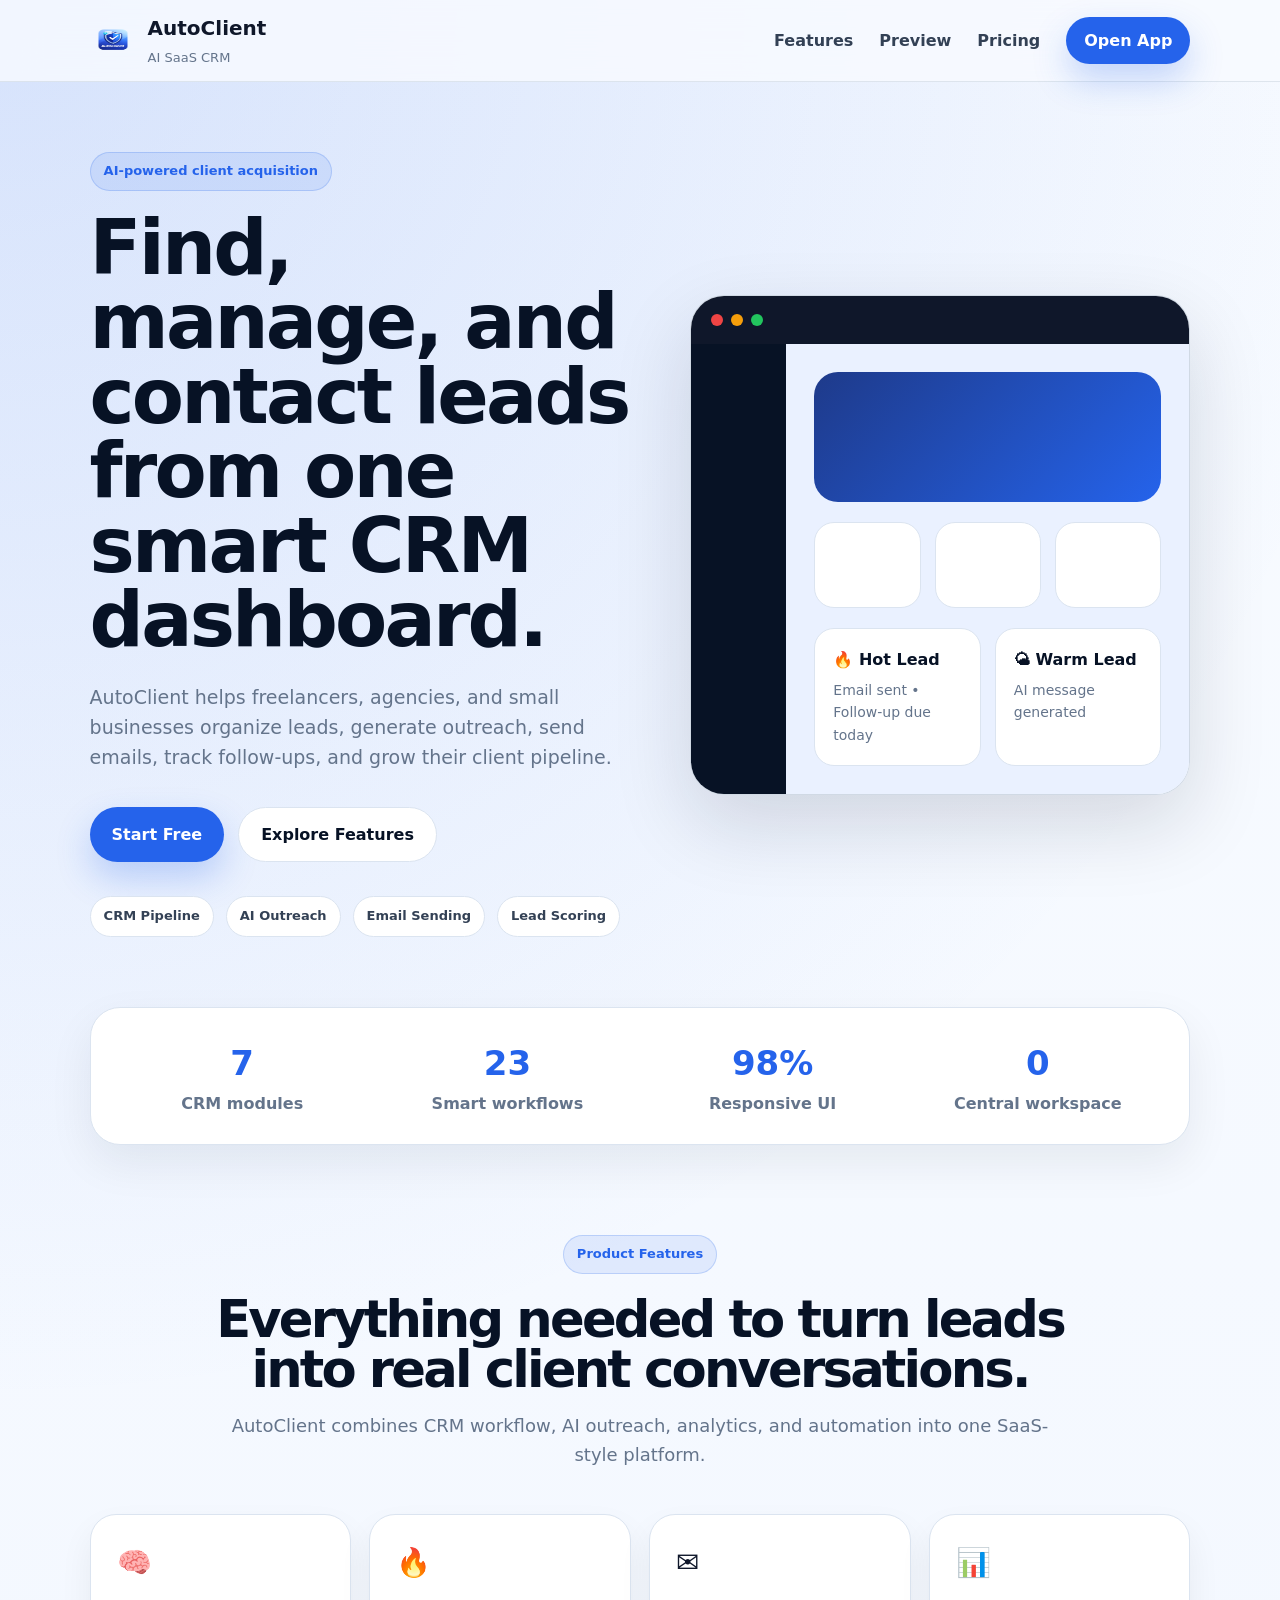
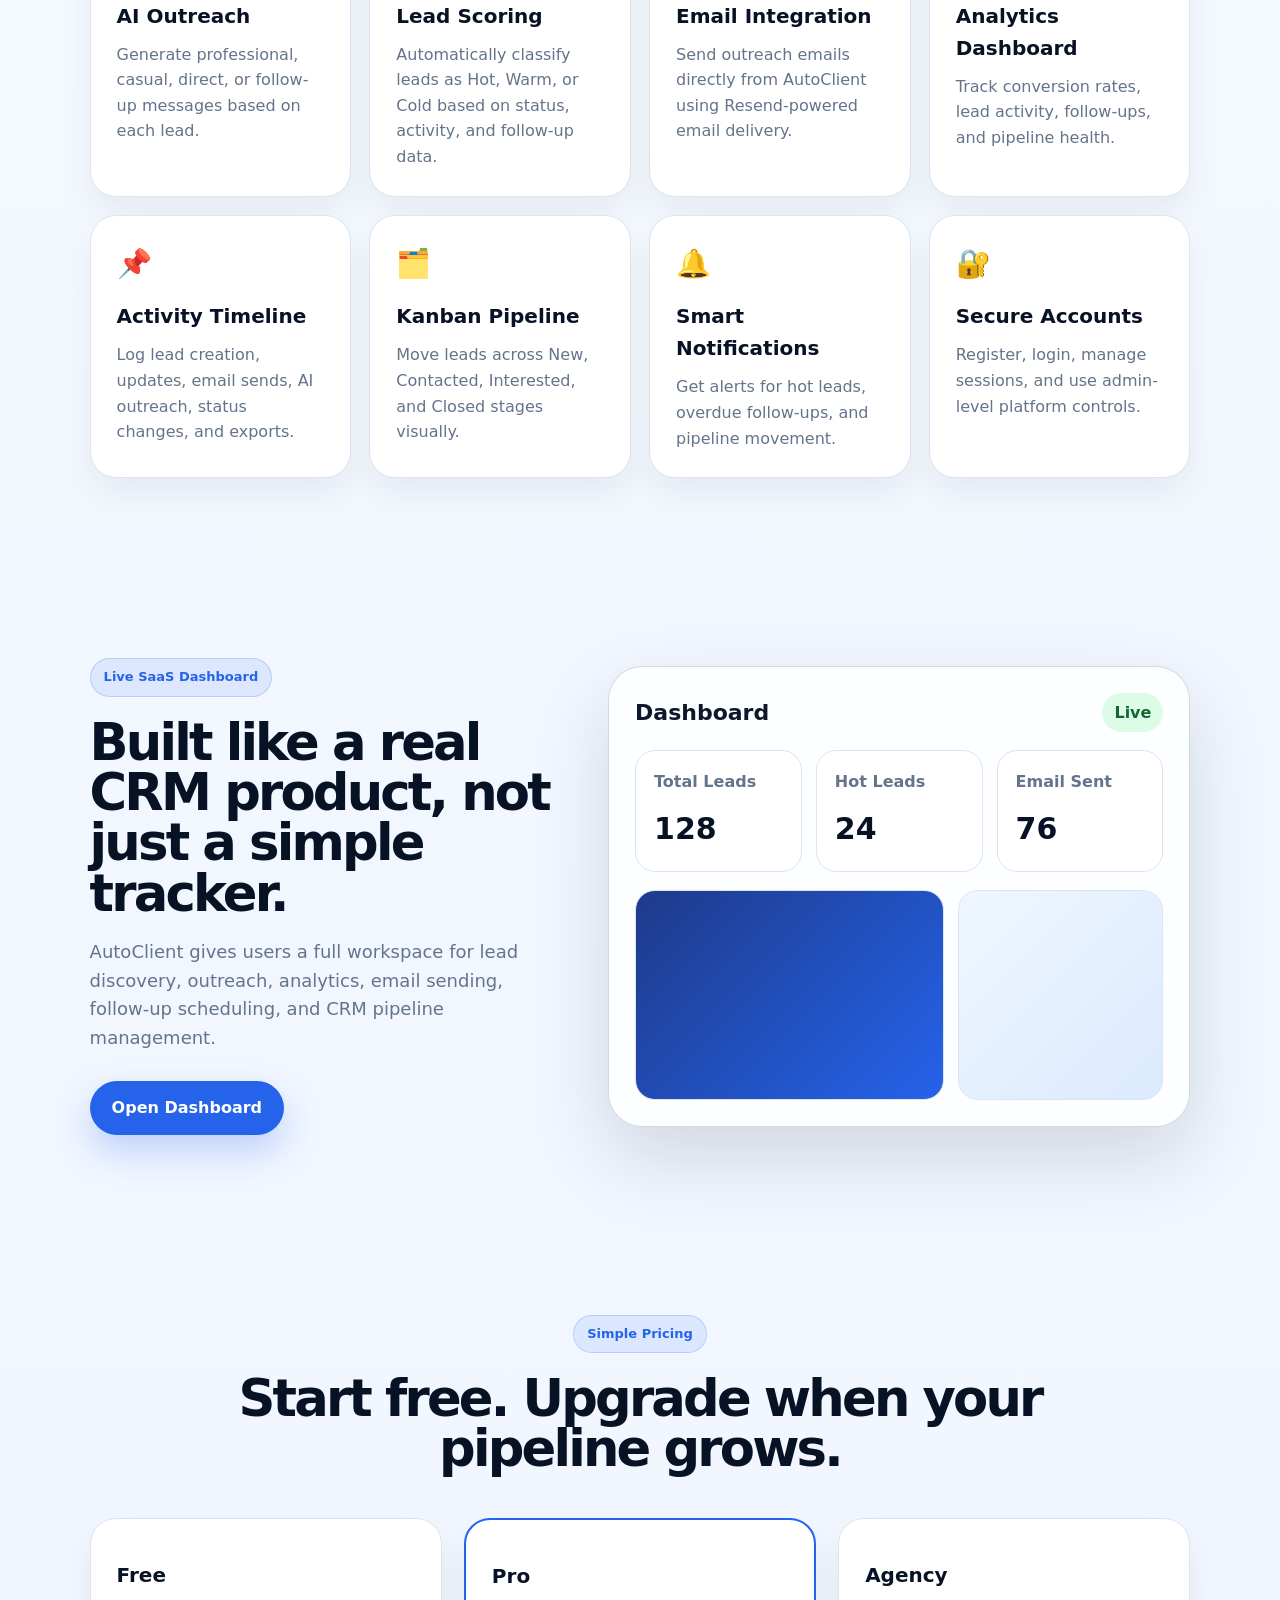
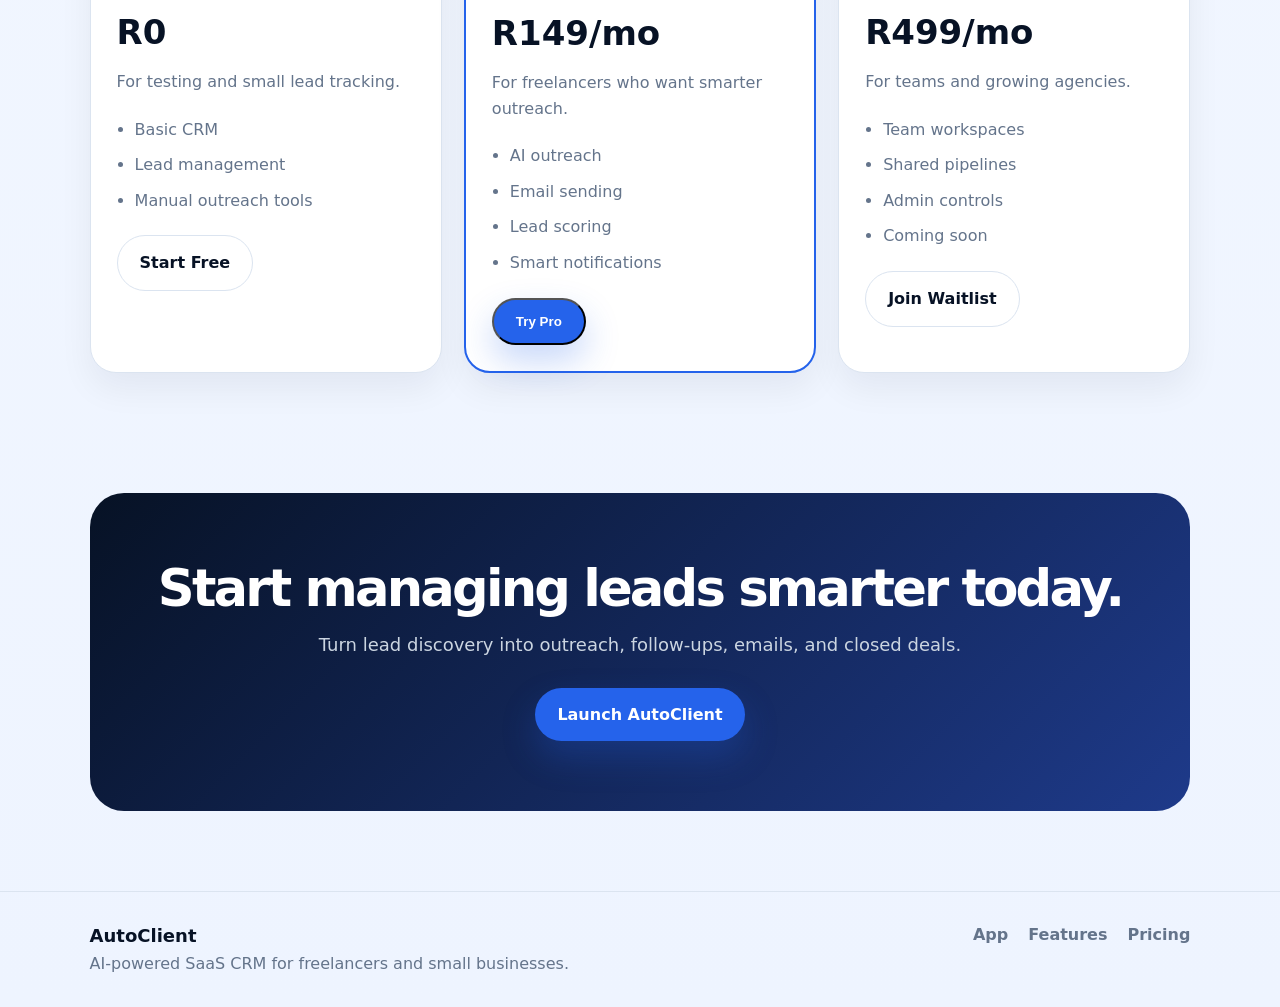
<file: landing.html>
<!DOCTYPE html>
<html lang="en">
<head>
  <meta charset="UTF-8" />
  <meta name="viewport" content="width=device-width, initial-scale=1.0" />
  <title>AutoClient — AI CRM for Freelancers</title>
  <link rel="stylesheet" href="landing.css" />
  <link rel="icon" type="image/png" href="AutoClient_Icon.png" />
</head>

<body>
  <header class="navbar">
    <a href="/" class="brand">
      <img src="AutoClient_Icon.png" alt="AutoClient logo" />
      <div>
        <strong>AutoClient</strong>
        <span>AI SaaS CRM</span>
      </div>
    </a>

    <nav>
      <a href="#features">Features</a>
      <a href="#preview">Preview</a>
      <a href="#pricing">Pricing</a>
      <a href="/app" class="nav-cta">Open App</a>
    </nav>
  </header>

  <main>
    <section class="hero">
      <div class="hero-copy">
        <span class="eyebrow">AI-powered client acquisition</span>
        <h1>Find, manage, and contact leads from one smart CRM dashboard.</h1>
        <p>
          AutoClient helps freelancers, agencies, and small businesses organize leads,
          generate outreach, send emails, track follow-ups, and grow their client pipeline.
        </p>

        <div class="hero-actions">
          <a href="/app" class="primary-btn">Start Free</a>
          <a href="#features" class="secondary-btn">Explore Features</a>
        </div>

        <div class="trust-row">
          <span>CRM Pipeline</span>
          <span>AI Outreach</span>
          <span>Email Sending</span>
          <span>Lead Scoring</span>
        </div>
      </div>

      <div class="hero-card">
        <div class="mock-top">
          <span></span>
          <span></span>
          <span></span>
        </div>

        <div class="mock-dashboard">
          <div class="mock-sidebar"></div>
          <div class="mock-content">
            <div class="mock-hero"></div>

            <div class="mock-stats">
              <div></div>
              <div></div>
              <div></div>
            </div>

            <div class="mock-grid">
              <div class="mock-lead">
                <strong>🔥 Hot Lead</strong>
                <p>Email sent • Follow-up due today</p>
              </div>
              <div class="mock-lead">
                <strong>🌤 Warm Lead</strong>
                <p>AI message generated</p>
              </div>
            </div>
          </div>
        </div>
      </div>
    </section>

    <section class="metrics">
      <div>
        <strong data-count="8">0</strong>
        <span>CRM modules</span>
      </div>

      <div>
        <strong data-count="24">0</strong>
        <span>Smart workflows</span>
      </div>

      <div>
        <strong data-count="100">0</strong>
        <span>Responsive UI</span>
      </div>

      <div>
        <strong data-count="1">0</strong>
        <span>Central workspace</span>
      </div>
    </section>

    <section id="features" class="section">
      <div class="section-heading">
        <span class="eyebrow">Product Features</span>
        <h2>Everything needed to turn leads into real client conversations.</h2>
        <p>AutoClient combines CRM workflow, AI outreach, analytics, and automation into one SaaS-style platform.</p>
      </div>

      <div class="features-grid">
        <article>
          <span>🧠</span>
          <h3>AI Outreach</h3>
          <p>Generate professional, casual, direct, or follow-up messages based on each lead.</p>
        </article>

        <article>
          <span>🔥</span>
          <h3>Lead Scoring</h3>
          <p>Automatically classify leads as Hot, Warm, or Cold based on status, activity, and follow-up data.</p>
        </article>

        <article>
          <span>✉️</span>
          <h3>Email Integration</h3>
          <p>Send outreach emails directly from AutoClient using Resend-powered email delivery.</p>
        </article>

        <article>
          <span>📊</span>
          <h3>Analytics Dashboard</h3>
          <p>Track conversion rates, lead activity, follow-ups, and pipeline health.</p>
        </article>

        <article>
          <span>📌</span>
          <h3>Activity Timeline</h3>
          <p>Log lead creation, updates, email sends, AI outreach, status changes, and exports.</p>
        </article>

        <article>
          <span>🗂️</span>
          <h3>Kanban Pipeline</h3>
          <p>Move leads across New, Contacted, Interested, and Closed stages visually.</p>
        </article>

        <article>
          <span>🔔</span>
          <h3>Smart Notifications</h3>
          <p>Get alerts for hot leads, overdue follow-ups, and pipeline movement.</p>
        </article>

        <article>
          <span>🔐</span>
          <h3>Secure Accounts</h3>
          <p>Register, login, manage sessions, and use admin-level platform controls.</p>
        </article>
      </div>
    </section>

    <section id="preview" class="section preview-section">
      <div class="preview-copy">
        <span class="eyebrow">Live SaaS Dashboard</span>
        <h2>Built like a real CRM product, not just a simple tracker.</h2>
        <p>
          AutoClient gives users a full workspace for lead discovery, outreach,
          analytics, email sending, follow-up scheduling, and CRM pipeline management.
        </p>

        <a href="/app" class="primary-btn">Open Dashboard</a>
      </div>

      <div class="preview-panel">
        <div class="preview-top">
          <span>Dashboard</span>
          <strong>Live</strong>
        </div>

        <div class="preview-cards">
          <div>
            <span>Total Leads</span>
            <strong>128</strong>
          </div>
          <div>
            <span>Hot Leads</span>
            <strong>24</strong>
          </div>
          <div>
            <span>Email Sent</span>
            <strong>76</strong>
          </div>
        </div>

        <div class="preview-row">
          <div class="preview-box large"></div>
          <div class="preview-box"></div>
        </div>
      </div>
    </section>

    <section id="pricing" class="section">
      <div class="section-heading">
        <span class="eyebrow">Simple Pricing</span>
        <h2>Start free. Upgrade when your pipeline grows.</h2>
      </div>

      <div class="pricing-grid">
        <article>
          <h3>Free</h3>
          <strong>R0</strong>
          <p>For testing and small lead tracking.</p>
          <ul>
            <li>Basic CRM</li>
            <li>Lead management</li>
            <li>Manual outreach tools</li>
          </ul>
          <a href="/app" class="secondary-btn">Start Free</a>
        </article>

        <article class="featured">
          <h3>Pro</h3>
          <strong>R149/mo</strong>
          <p>For freelancers who want smarter outreach.</p>
          <ul>
            <li>AI outreach</li>
            <li>Email sending</li>
            <li>Lead scoring</li>
            <li>Smart notifications</li>
          </ul>
          <button id="proCheckoutBtn" class="primary-btn">Try Pro</button>
        </article>

        <article>
          <h3>Agency</h3>
          <strong>R499/mo</strong>
          <p>For teams and growing agencies.</p>
          <ul>
            <li>Team workspaces</li>
            <li>Shared pipelines</li>
            <li>Admin controls</li>
            <li>Coming soon</li>
          </ul>
          <a href="/app" class="secondary-btn">Join Waitlist</a>
        </article>
      </div>
    </section>

    <section class="cta-section">
      <h2>Start managing leads smarter today.</h2>
      <p>Turn lead discovery into outreach, follow-ups, emails, and closed deals.</p>
      <a href="/app" class="primary-btn">Launch AutoClient</a>
    </section>
  </main>

  <footer>
    <div>
      <strong>AutoClient</strong>
      <span>AI-powered SaaS CRM for freelancers and small businesses.</span>
    </div>

    <div class="footer-links">
      <a href="/app">App</a>
      <a href="#features">Features</a>
      <a href="#pricing">Pricing</a>
    </div>
  </footer>

  <script src="landing.js"></script>
</body>
</html>
</file>
<file: landing.css>
* {
  margin: 0;
  padding: 0;
  box-sizing: border-box;
}

:root {
  --navy: #071225;
  --blue: #2563eb;
  --blue-dark: #1d4ed8;
  --text: #0f172a;
  --muted: #64748b;
  --line: #dbe4f0;
  --soft: #f8fafc;
  --white: #ffffff;
  --green: #22c55e;
}

html {
  scroll-behavior: smooth;
}

body {
  font-family: Inter, system-ui, -apple-system, BlinkMacSystemFont, "Segoe UI", sans-serif;
  background:
    radial-gradient(circle at top left, rgba(37, 99, 235, 0.16), transparent 32%),
    linear-gradient(180deg, #f8fbff 0%, #eef4ff 100%);
  color: var(--text);
  line-height: 1.6;
}

a {
  color: inherit;
  text-decoration: none;
}

.navbar {
  position: sticky;
  top: 0;
  z-index: 10;
  height: 82px;
  padding: 0 7%;
  display: flex;
  justify-content: space-between;
  align-items: center;
  background: rgba(248, 251, 255, 0.82);
  backdrop-filter: blur(18px);
  border-bottom: 1px solid rgba(203, 213, 225, 0.6);
}

.brand {
  display: flex;
  align-items: center;
  gap: 12px;
}

.brand img {
  width: 46px;
  height: 46px;
  border-radius: 14px;
}

.brand strong {
  display: block;
  font-size: 20px;
  font-weight: 900;
}

.brand span {
  font-size: 13px;
  color: var(--muted);
}

.navbar nav {
  display: flex;
  align-items: center;
  gap: 26px;
  font-weight: 800;
  color: #334155;
}

.nav-cta,
.primary-btn,
.secondary-btn {
  display: inline-flex;
  align-items: center;
  justify-content: center;
  border-radius: 999px;
  font-weight: 900;
  transition: 0.2s ease;
}

.nav-cta,
.primary-btn {
  background: var(--blue);
  color: white;
  box-shadow: 0 16px 34px rgba(37, 99, 235, 0.25);
}

.nav-cta {
  padding: 11px 18px;
}

.primary-btn,
.secondary-btn {
  padding: 14px 22px;
}

.secondary-btn {
  background: white;
  color: var(--navy);
  border: 1px solid var(--line);
}

.primary-btn:hover,
.nav-cta:hover {
  transform: translateY(-2px);
  background: var(--blue-dark);
}

.secondary-btn:hover {
  transform: translateY(-2px);
  border-color: var(--blue);
}

.hero {
  min-height: calc(100vh - 82px);
  padding: 70px 7%;
  display: grid;
  grid-template-columns: 1.05fr 0.95fr;
  align-items: center;
  gap: 48px;
}

.eyebrow {
  display: inline-flex;
  width: fit-content;
  background: rgba(37, 99, 235, 0.1);
  color: var(--blue);
  border: 1px solid rgba(37, 99, 235, 0.2);
  padding: 8px 13px;
  border-radius: 999px;
  font-size: 13px;
  font-weight: 900;
  margin-bottom: 20px;
}

.hero h1,
.section-heading h2,
.preview-copy h2,
.cta-section h2 {
  font-size: clamp(38px, 6vw, 76px);
  line-height: 0.98;
  letter-spacing: -2.8px;
  color: var(--navy);
}

.hero p {
  margin-top: 24px;
  max-width: 680px;
  font-size: 19px;
  color: var(--muted);
}

.hero-actions {
  display: flex;
  gap: 14px;
  margin-top: 34px;
  flex-wrap: wrap;
}

.trust-row {
  margin-top: 34px;
  display: flex;
  flex-wrap: wrap;
  gap: 12px;
}

.trust-row span {
  background: white;
  border: 1px solid var(--line);
  border-radius: 999px;
  padding: 9px 13px;
  color: #334155;
  font-size: 13px;
  font-weight: 900;
}

.hero-card,
.preview-panel {
  background: rgba(255, 255, 255, 0.82);
  border: 1px solid rgba(203, 213, 225, 0.9);
  border-radius: 34px;
  box-shadow: 0 30px 80px rgba(15, 23, 42, 0.14);
  overflow: hidden;
}

.mock-top {
  height: 48px;
  display: flex;
  align-items: center;
  gap: 8px;
  padding: 0 20px;
  background: #0f172a;
}

.mock-top span {
  width: 12px;
  height: 12px;
  border-radius: 50%;
  background: #64748b;
}

.mock-top span:first-child {
  background: #ef4444;
}

.mock-top span:nth-child(2) {
  background: #f59e0b;
}

.mock-top span:nth-child(3) {
  background: #22c55e;
}

.mock-dashboard {
  min-height: 450px;
  display: grid;
  grid-template-columns: 95px 1fr;
  background: #eaf1ff;
}

.mock-sidebar {
  background: #071225;
}

.mock-content {
  padding: 28px;
  display: grid;
  gap: 20px;
}

.mock-hero {
  height: 130px;
  border-radius: 24px;
  background: linear-gradient(135deg, #1e3a8a, #2563eb);
}

.mock-stats {
  display: grid;
  grid-template-columns: repeat(3, 1fr);
  gap: 14px;
}

.mock-stats div,
.mock-lead,
.preview-cards div,
.preview-box {
  background: white;
  border: 1px solid var(--line);
  border-radius: 20px;
}

.mock-stats div {
  height: 86px;
}

.mock-grid {
  display: grid;
  grid-template-columns: 1fr 1fr;
  gap: 14px;
}

.mock-lead {
  padding: 18px;
}

.mock-lead strong {
  color: var(--navy);
}

.mock-lead p {
  color: var(--muted);
  margin-top: 6px;
  font-size: 14px;
}

.metrics {
  margin: 0 7%;
  padding: 28px;
  display: grid;
  grid-template-columns: repeat(4, 1fr);
  gap: 18px;
  background: white;
  border: 1px solid var(--line);
  border-radius: 30px;
  box-shadow: 0 18px 45px rgba(15, 23, 42, 0.07);
}

.metrics div {
  text-align: center;
}

.metrics strong {
  display: block;
  font-size: 34px;
  color: var(--blue);
}

.metrics span {
  color: var(--muted);
  font-weight: 800;
}

.section {
  padding: 90px 7%;
}

.section-heading {
  text-align: center;
  max-width: 850px;
  margin: 0 auto 44px;
}

.section-heading h2 {
  font-size: clamp(34px, 4vw, 56px);
}

.section-heading p {
  margin-top: 18px;
  color: var(--muted);
  font-size: 18px;
}

.features-grid {
  display: grid;
  grid-template-columns: repeat(4, 1fr);
  gap: 18px;
}

.features-grid article,
.pricing-grid article {
  background: white;
  border: 1px solid var(--line);
  border-radius: 26px;
  padding: 26px;
  box-shadow: 0 16px 34px rgba(15, 23, 42, 0.06);
  transition: 0.2s ease;
}

.features-grid article:hover,
.pricing-grid article:hover {
  transform: translateY(-6px);
}

.features-grid article span {
  font-size: 28px;
}

.features-grid h3,
.pricing-grid h3 {
  margin-top: 14px;
  font-size: 20px;
  color: var(--navy);
}

.features-grid p,
.pricing-grid p,
.pricing-grid li {
  margin-top: 10px;
  color: var(--muted);
}

.preview-section {
  display: grid;
  grid-template-columns: 0.9fr 1.1fr;
  align-items: center;
  gap: 42px;
}

.preview-copy h2 {
  font-size: clamp(34px, 4vw, 58px);
}

.preview-copy p {
  margin: 20px 0 28px;
  color: var(--muted);
  font-size: 18px;
}

.preview-panel {
  padding: 26px;
}

.preview-top {
  display: flex;
  justify-content: space-between;
  align-items: center;
  margin-bottom: 18px;
}

.preview-top span {
  font-weight: 900;
  font-size: 22px;
}

.preview-top strong {
  background: #dcfce7;
  color: #166534;
  border-radius: 999px;
  padding: 7px 12px;
}

.preview-cards {
  display: grid;
  grid-template-columns: repeat(3, 1fr);
  gap: 14px;
}

.preview-cards div {
  padding: 18px;
}

.preview-cards span {
  color: var(--muted);
  font-weight: 800;
}

.preview-cards strong {
  display: block;
  margin-top: 10px;
  font-size: 30px;
  color: var(--navy);
}

.preview-row {
  margin-top: 18px;
  display: grid;
  grid-template-columns: 1.2fr 0.8fr;
  gap: 14px;
}

.preview-box {
  height: 210px;
  background: linear-gradient(135deg, #eff6ff, #dbeafe);
}

.preview-box.large {
  background: linear-gradient(135deg, #1e3a8a, #2563eb);
}

.pricing-grid {
  display: grid;
  grid-template-columns: repeat(3, 1fr);
  gap: 22px;
}

.pricing-grid article strong {
  display: block;
  margin-top: 14px;
  font-size: 34px;
  color: var(--navy);
}

.pricing-grid ul {
  margin: 22px 0;
  padding-left: 18px;
}

.pricing-grid .featured {
  border: 2px solid var(--blue);
  transform: scale(1.03);
}

.cta-section {
  margin: 30px 7% 80px;
  padding: 70px 30px;
  text-align: center;
  background: linear-gradient(135deg, #071225, #1e3a8a);
  color: white;
  border-radius: 34px;
}

.cta-section h2 {
  color: white;
  font-size: clamp(34px, 4vw, 58px);
}

.cta-section p {
  margin: 18px auto 28px;
  max-width: 720px;
  color: #cbd5e1;
  font-size: 18px;
}

footer {
  padding: 30px 7%;
  border-top: 1px solid var(--line);
  display: flex;
  justify-content: space-between;
  gap: 22px;
  color: var(--muted);
}

footer strong {
  display: block;
  color: var(--navy);
  font-size: 18px;
}

.footer-links {
  display: flex;
  gap: 20px;
  font-weight: 900;
}

.reveal {
  opacity: 0;
  transform: translateY(24px);
  transition: 0.7s ease;
}

.reveal.visible {
  opacity: 1;
  transform: translateY(0);
}

@media (max-width: 1050px) {
  .hero,
  .preview-section {
    grid-template-columns: 1fr;
  }

  .features-grid {
    grid-template-columns: repeat(2, 1fr);
  }

  .metrics,
  .pricing-grid {
    grid-template-columns: repeat(2, 1fr);
  }

  .navbar nav a:not(.nav-cta) {
    display: none;
  }
}

@media (max-width: 700px) {
  .navbar {
    padding: 0 5%;
  }

  .hero,
  .section {
    padding: 54px 5%;
  }

  .metrics,
  .pricing-grid,
  .features-grid,
  .preview-cards,
  .preview-row {
    grid-template-columns: 1fr;
  }

  .hero h1 {
    letter-spacing: -1.7px;
  }

  .mock-dashboard {
    grid-template-columns: 1fr;
  }

  .mock-sidebar {
    display: none;
  }

  footer {
    flex-direction: column;
  }
}
</file>
